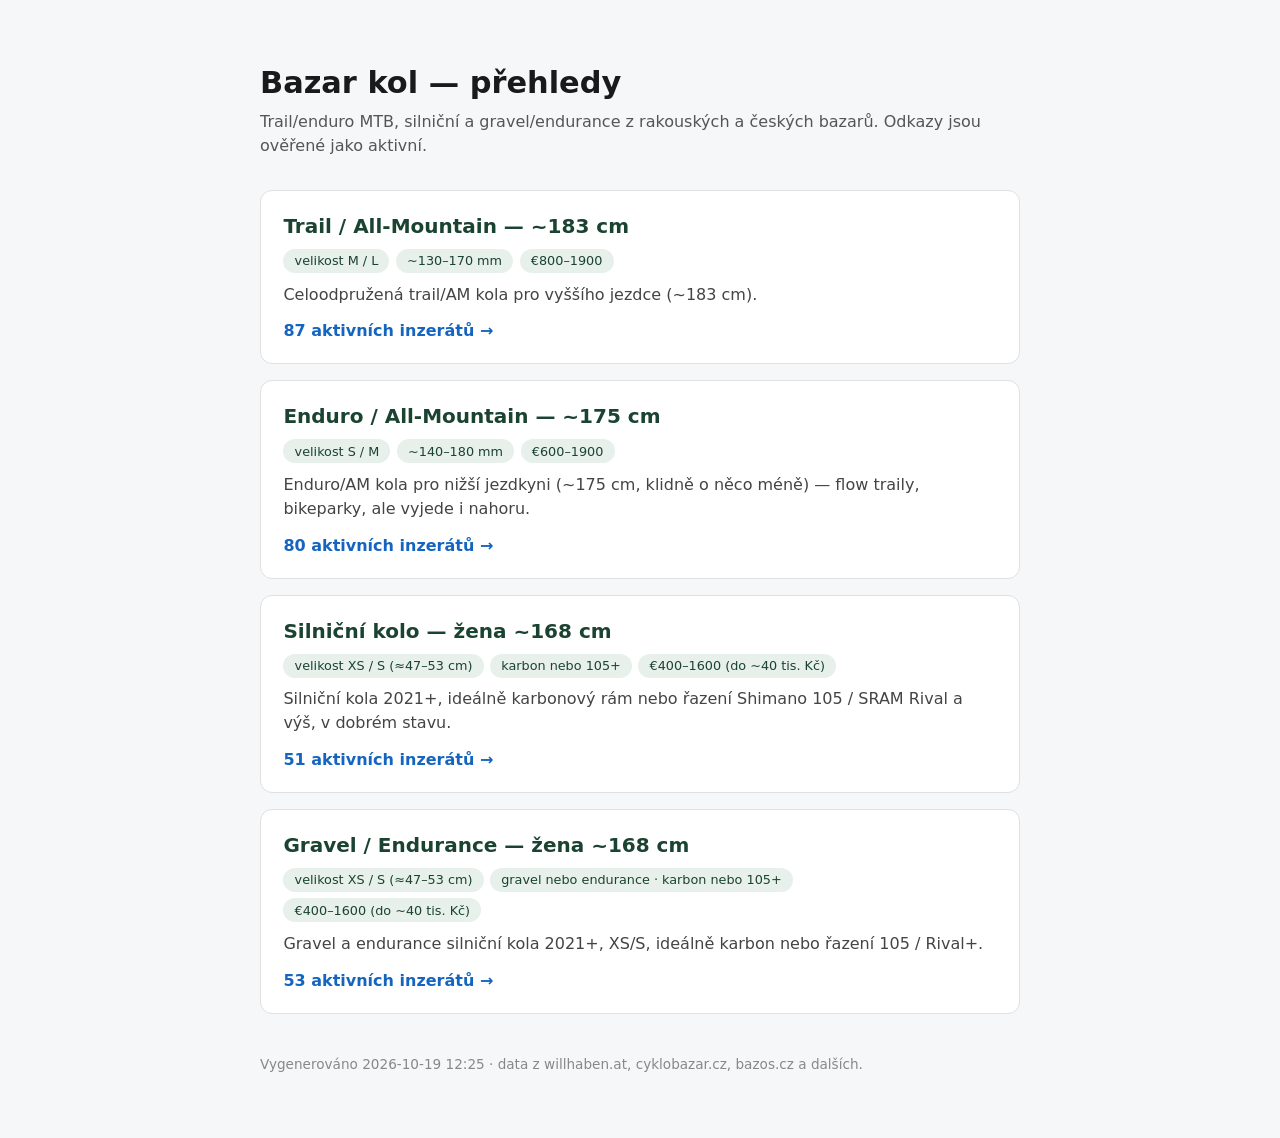
<file: docs/index.html>
<!DOCTYPE html>
<html lang="cs">
<head>
  <meta charset="utf-8">
  <meta name="viewport" content="width=device-width, initial-scale=1">
  <title>Bazar kol — přehledy</title>
  <style>
    :root { font-family: system-ui, "Segoe UI", sans-serif; line-height: 1.5; }
    body { max-width: 760px; margin: 0 auto; padding: 2.5rem 1.25rem 4rem; background: #f6f7f9; color: #1a1a1a; }
    h1 { margin-bottom: 0.25rem; font-size: 1.9rem; }
    .sub { color: #555; margin-top: 0; }
    .cards { display: grid; gap: 1rem; margin-top: 2rem; }
    .card {
      display: block; background: #fff; border: 1px solid #e0e0e0; border-radius: 12px;
      padding: 1.25rem 1.4rem; text-decoration: none; color: inherit;
      transition: box-shadow .15s, transform .15s, border-color .15s;
    }
    .card:hover { box-shadow: 0 6px 22px #0000001a; transform: translateY(-2px); border-color: #2d6a4f; }
    .card h2 { margin: 0 0 .5rem; font-size: 1.25rem; color: #1b4332; }
    .tags { display: flex; flex-wrap: wrap; gap: .4rem; margin: .3rem 0 .6rem; }
    .tags span { background: #e7f0ea; color: #1b4332; border-radius: 999px; padding: .15rem .7rem; font-size: .8rem; }
    .desc { color: #444; margin: .4rem 0 .8rem; }
    .count { margin: 0; font-weight: 600; color: #1565c0; }
    footer { margin-top: 2.5rem; color: #888; font-size: .85rem; }
  </style>
</head>
<body>
  <h1>Bazar kol — přehledy</h1>
  <p class="sub">Trail/enduro MTB, silniční a gravel/endurance z rakouských a českých bazarů. Odkazy jsou ověřené jako aktivní.</p>
  <div class="cards">
    <a class="card" href="report-183.html">
      <h2>Trail / All-Mountain — ~183 cm</h2>
      <p class="tags"><span>velikost M / L</span><span>~130–170 mm</span><span>€800–1900</span></p>
      <p class="desc">Celoodpružená trail/AM kola pro vyššího jezdce (~183 cm).</p>
      <p class="count">87 aktivních inzerátů →</p>
    </a>
    <a class="card" href="report-175.html">
      <h2>Enduro / All-Mountain — ~175 cm</h2>
      <p class="tags"><span>velikost S / M</span><span>~140–180 mm</span><span>€600–1900</span></p>
      <p class="desc">Enduro/AM kola pro nižší jezdkyni (~175 cm, klidně o něco méně) — flow traily, bikeparky, ale vyjede i nahoru.</p>
      <p class="count">80 aktivních inzerátů →</p>
    </a>
    <a class="card" href="report-road168.html">
      <h2>Silniční kolo — žena ~168 cm</h2>
      <p class="tags"><span>velikost XS / S (≈47–53 cm)</span><span>karbon nebo 105+</span><span>€400–1600 (do ~40 tis. Kč)</span></p>
      <p class="desc">Silniční kola 2021+, ideálně karbonový rám nebo řazení Shimano 105 / SRAM Rival a výš, v dobrém stavu.</p>
      <p class="count">51 aktivních inzerátů →</p>
    </a>
    <a class="card" href="report-gravel168.html">
      <h2>Gravel / Endurance — žena ~168 cm</h2>
      <p class="tags"><span>velikost XS / S (≈47–53 cm)</span><span>gravel nebo endurance · karbon nebo 105+</span><span>€400–1600 (do ~40 tis. Kč)</span></p>
      <p class="desc">Gravel a endurance silniční kola 2021+, XS/S, ideálně karbon nebo řazení 105 / Rival+.</p>
      <p class="count">53 aktivních inzerátů →</p>
    </a>
  </div>
  <footer>Vygenerováno 2026-10-19 12:25 · data z willhaben.at, cyklobazar.cz, bazos.cz a dalších.</footer>
</body>
</html>
</file>
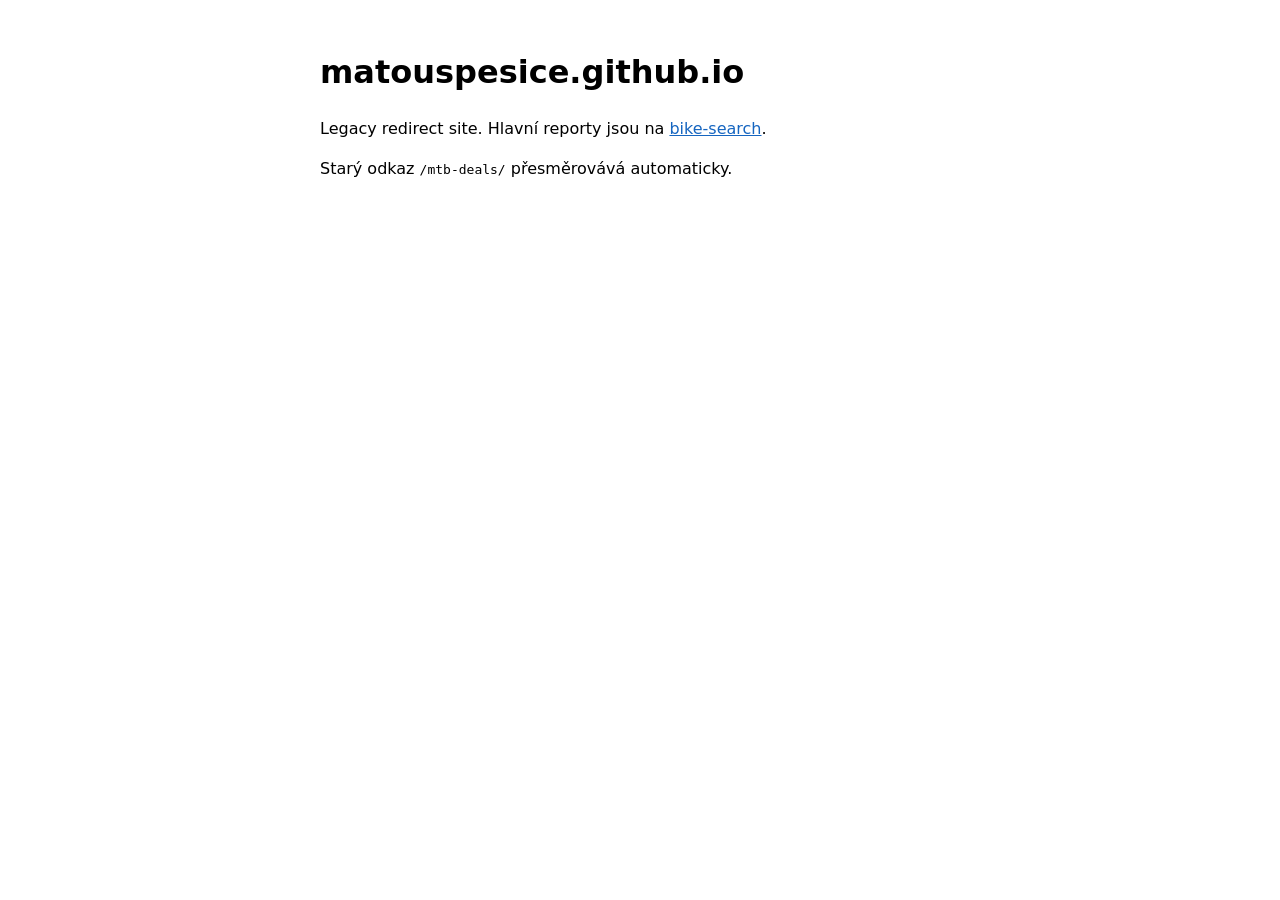
<file: redirects/legacy-mtb-deals/index.html>
<!DOCTYPE html>
<html lang="cs">
<head>
  <meta charset="utf-8">
  <title>matouspesice.github.io</title>
  <meta name="viewport" content="width=device-width, initial-scale=1">
  <style>
    body { font-family: system-ui, sans-serif; max-width: 40rem; margin: 3rem auto; padding: 0 1rem; line-height: 1.5; }
    a { color: #1565c0; }
  </style>
</head>
<body>
  <h1>matouspesice.github.io</h1>
  <p>Legacy redirect site. Hlavní reporty jsou na
    <a href="https://matouspesice.github.io/bike-search/">bike-search</a>.
  </p>
  <p>Starý odkaz <code>/mtb-deals/</code> přesměrovává automaticky.</p>
</body>
</html>
</file>
